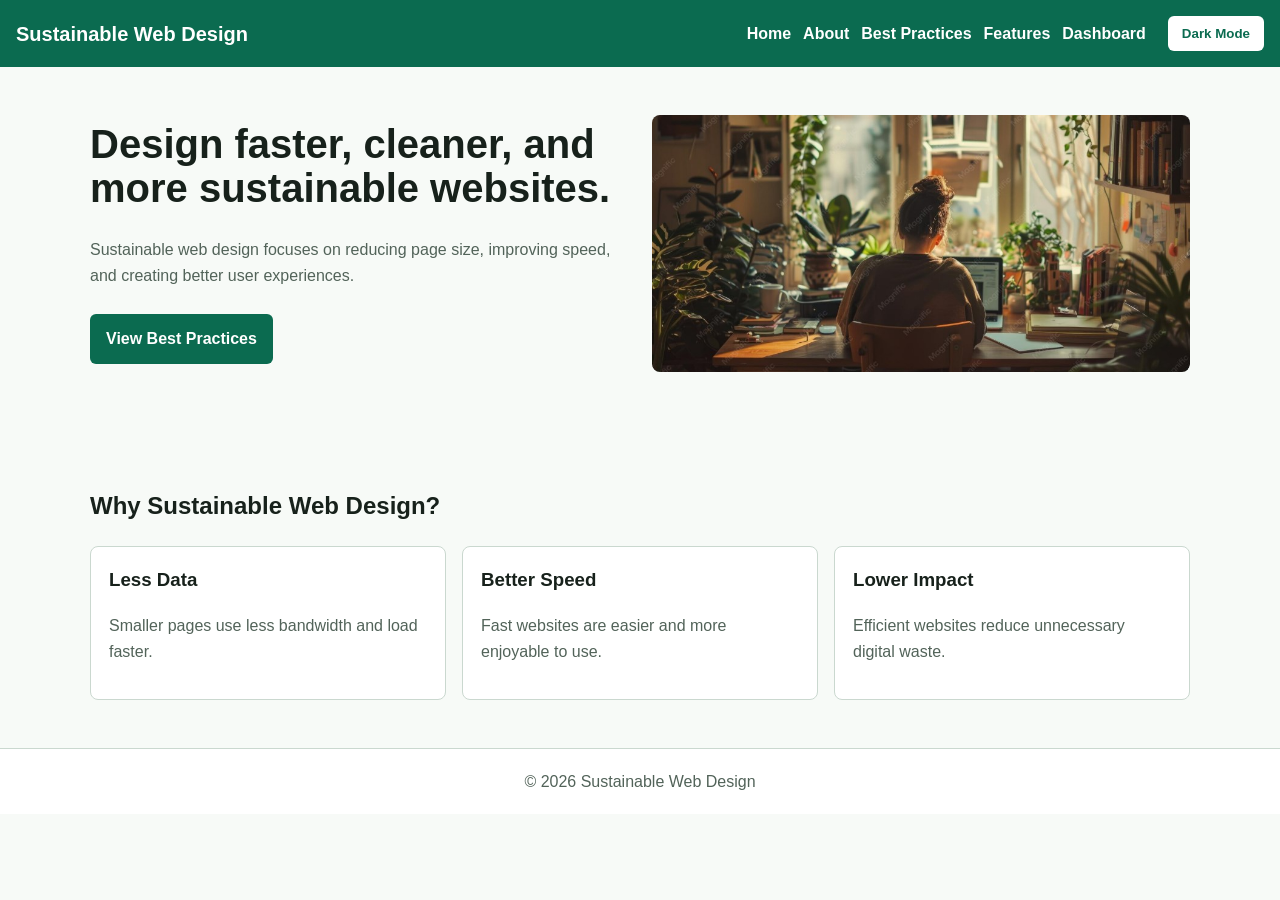
<file: index.html>
<!DOCTYPE html>
<html>
<head>
  <meta charset="UTF-8">
  <meta name="viewport" content="width=device-width, initial-scale=1.0">
  <title>Sustainable Web Design</title>
  <link rel="preload" href="css/styles.css" as="style">
  <link rel="stylesheet" href="css/styles.css">
  <script src="js/script.js" defer></script>
</head>
<body>

  <div class="header">
    <div class="logo">Sustainable Web Design</div>

    <div class="nav">
      <a href="index.html">Home</a>
      <a href="about.html">About</a>
      <a href="practices.html">Best Practices</a>
      <a href="features.html">Features</a>
      <a href="dashboard.html">Dashboard</a>
     
    </div>

    <button id="themeBtn">Dark Mode</button>
  </div>

  <div class="hero">
    <div class="hero-text">
      <h1>Design faster, cleaner, and more sustainable websites.</h1>
      <p>
        Sustainable web design focuses on reducing page size, improving speed,
        and creating better user experiences.
      </p>
      <a class="btn" href="practices.html">View Best Practices</a>
    </div>

    <picture>
     
      <img src="images/greenwebsite.jpg" alt="Placeholder hero image" loading="lazy">
    </picture>
  </div>

  <div class="container">
    <h2>Why Sustainable Web Design?</h2>

    <div class="cards">
      <div class="card">
        <h3>Less Data</h3>
        <p>Smaller pages use less bandwidth and load faster.</p>
      </div>

      <div class="card">
        <h3>Better Speed</h3>
        <p>Fast websites are easier and more enjoyable to use.</p>
      </div>

      <div class="card">
        <h3>Lower Impact</h3>
        <p>Efficient websites reduce unnecessary digital waste.</p>
      </div>
    </div>
  </div>

  <div class="footer">
    <p>&copy; 2026 Sustainable Web Design</p>
  </div>

</body>
</html>
</file>
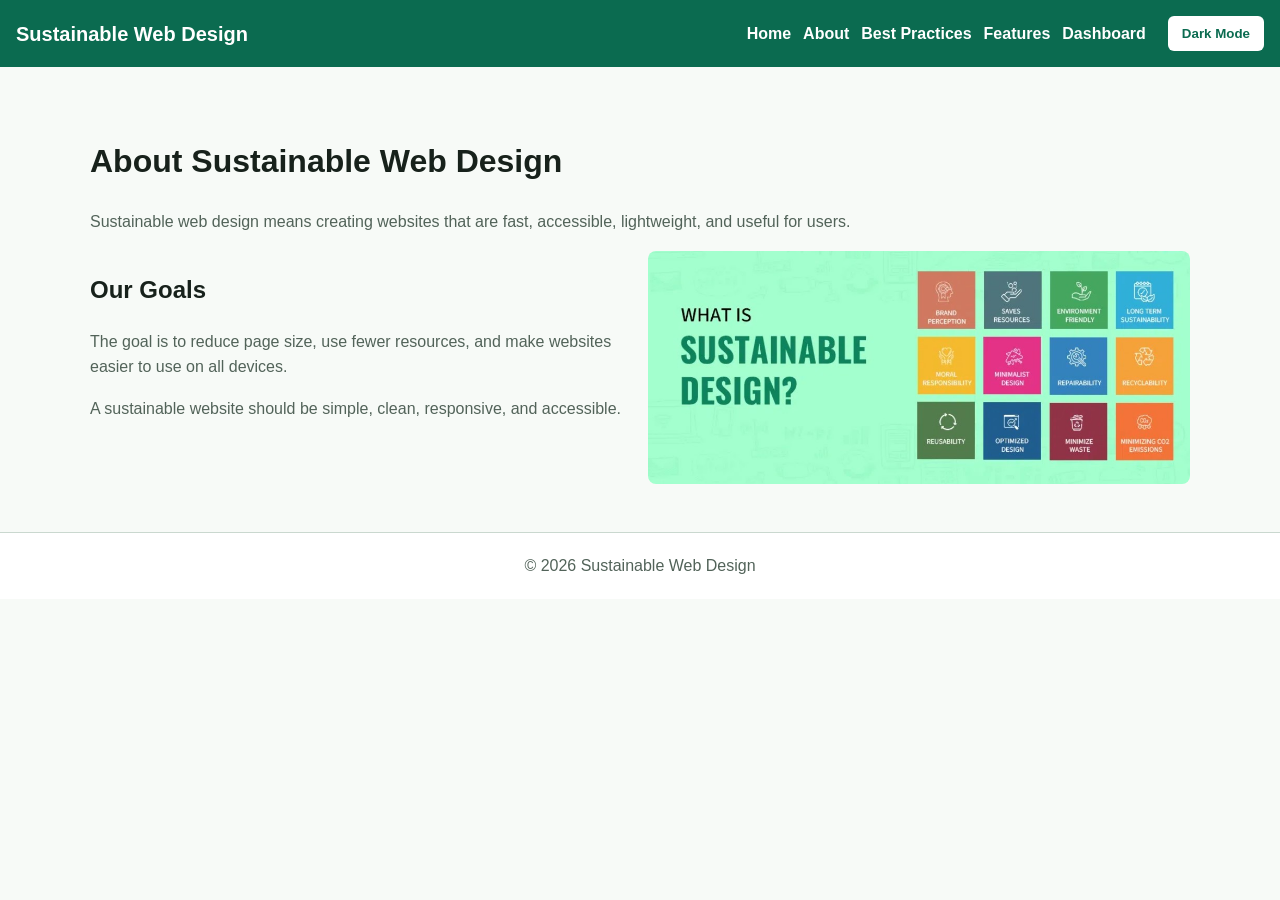
<file: about.html>
<!DOCTYPE html>
<html>
<head>
  <meta charset="UTF-8">
  <meta name="viewport" content="width=device-width, initial-scale=1.0">
  <title>About | Sustainable Web Design</title>
  <link rel="preload" href="css/styles.css" as="style">
  <link rel="stylesheet" href="css/styles.css">
  <script src="js/script.js" defer></script>
</head>
<body>

  <div class="header">
    <div class="logo">Sustainable Web Design</div>

    <div class="nav">
      <a href="index.html">Home</a>
      <a href="about.html">About</a>
      <a href="practices.html">Best Practices</a>
      <a href="features.html">Features</a>
      <a href="dashboard.html">Dashboard</a>
     
    </div>

    <button id="themeBtn">Dark Mode</button>
  </div>

  <div class="container">
    <h1>About Sustainable Web Design</h1>
    <p>
      Sustainable web design means creating websites that are fast, accessible,
      lightweight, and useful for users.
    </p>

    <div class="two-column">
      <div>
        <h2>Our Goals</h2>
        <p>
          The goal is to reduce page size, use fewer resources, and make websites
          easier to use on all devices.
        </p>
        <p>
          A sustainable website should be simple, clean, responsive, and accessible.
        </p>
      </div>

      <div>
        <img src="images/sustainable-design.jpg" alt="Placeholder about image" loading="lazy">
      </div>
    </div>
  </div>

  <div class="footer">
    <p>&copy; 2026 Sustainable Web Design</p>
  </div>

</body>
</html>
</file>
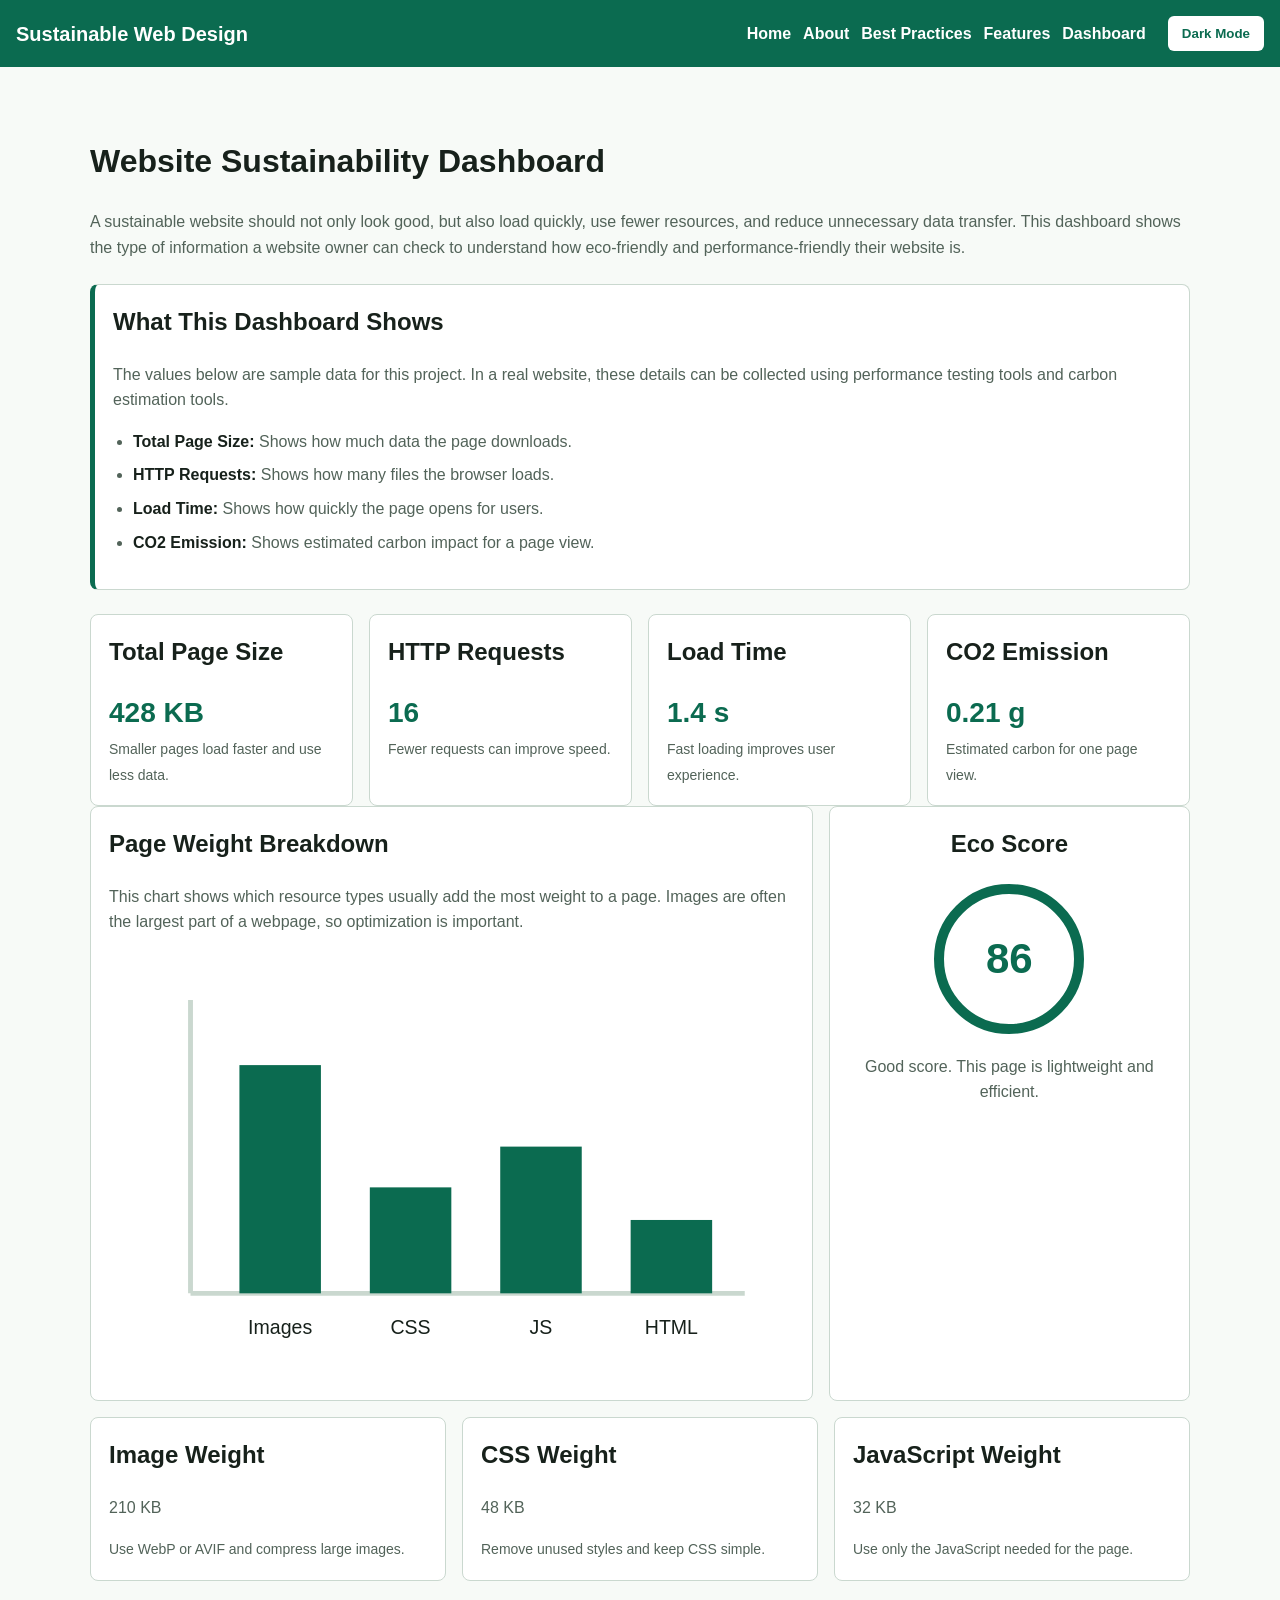
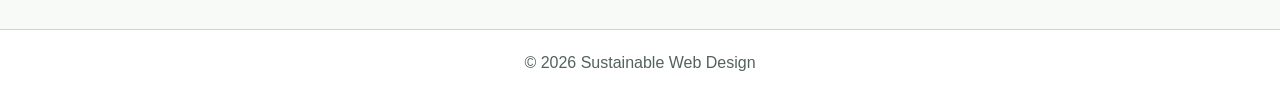
<file: dashboard.html>
<!DOCTYPE html>
<html>
<head>
  <meta charset="UTF-8">
  <meta name="viewport" content="width=device-width, initial-scale=1.0">
  <title>Dashboard | Sustainable Web Design</title>
  <link rel="preload" href="css/styles.css" as="style">
  <link rel="stylesheet" href="css/styles.css">
  <script src="js/script.js" defer></script>
  <script src="js/dashboard.js" defer></script>
</head>
<body>

  <div class="header">
    <div class="logo">Sustainable Web Design</div>

    <div class="nav">
      <a href="index.html">Home</a>
      <a href="about.html">About</a>
      <a href="practices.html">Best Practices</a>
      <a href="features.html">Features</a>
      <a href="dashboard.html">Dashboard</a>
      
    </div>

    <button id="themeBtn">Dark Mode</button>
  </div>

  <div class="container">
    <h1>Website Sustainability Dashboard</h1>

    <p>
      A sustainable website should not only look good, but also load quickly,
      use fewer resources, and reduce unnecessary data transfer. This dashboard
      shows the type of information a website owner can check to understand how
      eco-friendly and performance-friendly their website is.
    </p>

    <div class="info-box">
      <h2>What This Dashboard Shows</h2>
      <p>
        The values below are sample data for this project. In a real website,
        these details can be collected using performance testing tools and carbon
        estimation tools.
      </p>

      <ul>
        <li><strong>Total Page Size:</strong> Shows how much data the page downloads.</li>
        <li><strong>HTTP Requests:</strong> Shows how many files the browser loads.</li>
        <li><strong>Load Time:</strong> Shows how quickly the page opens for users.</li>
        <li><strong>CO2 Emission:</strong> Shows estimated carbon impact for a page view.</li>
      </ul>
    </div>

    <div class="metrics">
      <div class="metric-card">
        <h2>Total Page Size</h2>
        <p id="totalSize">--</p>
        <span>Smaller pages load faster and use less data.</span>
      </div>

      <div class="metric-card">
        <h2>HTTP Requests</h2>
        <p id="requests">--</p>
        <span>Fewer requests can improve speed.</span>
      </div>

      <div class="metric-card">
        <h2>Load Time</h2>
        <p id="loadTime">--</p>
        <span>Fast loading improves user experience.</span>
      </div>

      <div class="metric-card">
        <h2>CO2 Emission</h2>
        <p id="co2">--</p>
        <span>Estimated carbon for one page view.</span>
      </div>
    </div>

    <div class="dashboard-layout">
      <div class="chart-box">
        <h2>Page Weight Breakdown</h2>
        <p>
          This chart shows which resource types usually add the most weight to a page.
          Images are often the largest part of a webpage, so optimization is important.
        </p>

        <svg class="chart" viewBox="0 0 420 260">
          <line x1="50" y1="30" x2="50" y2="210"></line>
          <line x1="50" y1="210" x2="390" y2="210"></line>

          <rect id="imageBar" x="80" y="70" width="50" height="140"></rect>
          <rect id="cssBar" x="160" y="145" width="50" height="65"></rect>
          <rect id="jsBar" x="240" y="120" width="50" height="90"></rect>
          <rect id="htmlBar" x="320" y="165" width="50" height="45"></rect>

          <text x="105" y="235">Images</text>
          <text x="185" y="235">CSS</text>
          <text x="265" y="235">JS</text>
          <text x="345" y="235">HTML</text>
        </svg>
      </div>

      <div class="card score-card">
        <h2>Eco Score</h2>
        <div class="score-circle">
          <span id="ecoScore">--</span>
        </div>
        <p id="scoreMessage">Loading score...</p>
      </div>
    </div>

    <div class="cards">
      <div class="card">
        <h2>Image Weight</h2>
        <p id="imageWeight">--</p>
        <span>Use WebP or AVIF and compress large images.</span>
      </div>

      <div class="card">
        <h2>CSS Weight</h2>
        <p id="cssWeight">--</p>
        <span>Remove unused styles and keep CSS simple.</span>
      </div>

      <div class="card">
        <h2>JavaScript Weight</h2>
        <p id="jsWeight">--</p>
        <span>Use only the JavaScript needed for the page.</span>
      </div>
    </div>
  </div>

  <div class="footer">
    <p>&copy; 2026 Sustainable Web Design</p>
  </div>

</body>
</html>
</file>
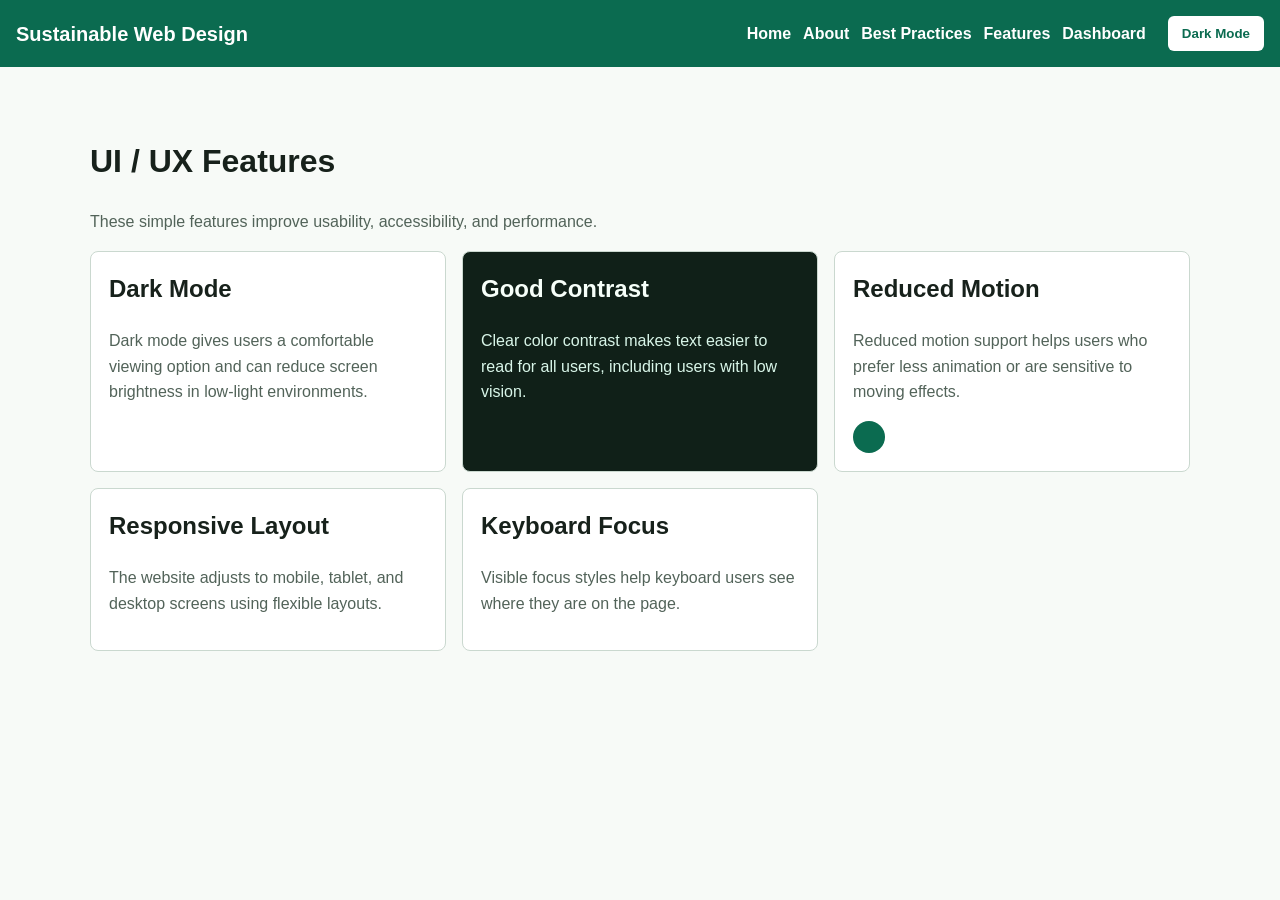
<file: features.html>
<!DOCTYPE html>
<html>
<head>
  <meta charset="UTF-8">
  <meta name="viewport" content="width=device-width, initial-scale=1.0">
  <title>Features | Sustainable Web Design</title>
  <link rel="preload" href="css/styles.css" as="style">
  <link rel="stylesheet" href="css/styles.css">
  <script src="js/script.js" defer></script>
</head>
<body>

  <div class="header">
    <div class="logo">Sustainable Web Design</div>

    <div class="nav">
      <a href="index.html">Home</a>
      <a href="about.html">About</a>
      <a href="practices.html">Best Practices</a>
      <a href="features.html">Features</a>
      <a href="dashboard.html">Dashboard</a>
     
    </div>

    <button id="themeBtn">Dark Mode</button>
  </div>

  <div class="container">
    <h1>UI / UX Features</h1>
    <p>These simple features improve usability, accessibility, and performance.</p>

    <div class="cards">
      <div class="card">
        <h2>Dark Mode</h2>
        <p>
          Dark mode gives users a comfortable viewing option and can reduce screen
          brightness in low-light environments.
        </p>
      </div>

      <div class="card dark-card">
        <h2>Good Contrast</h2>
        <p>
          Clear color contrast makes text easier to read for all users,
          including users with low vision.
        </p>
      </div>

      <div class="card">
        <h2>Reduced Motion</h2>
        <p>
          Reduced motion support helps users who prefer less animation or are
          sensitive to moving effects.
        </p>
        <div class="motion-dot"></div>
      </div>

      <div class="card">
        <h2>Responsive Layout</h2>
        <p>
          The website adjusts to mobile, tablet, and desktop screens using
          flexible layouts.
        </p>
      </div>

      <div class="card">
        <h2>Keyboard Focus</h2>
        <p>
          Visible focus styles help keyboard users see where they are on the page.
        </p>
      </div>
</file>
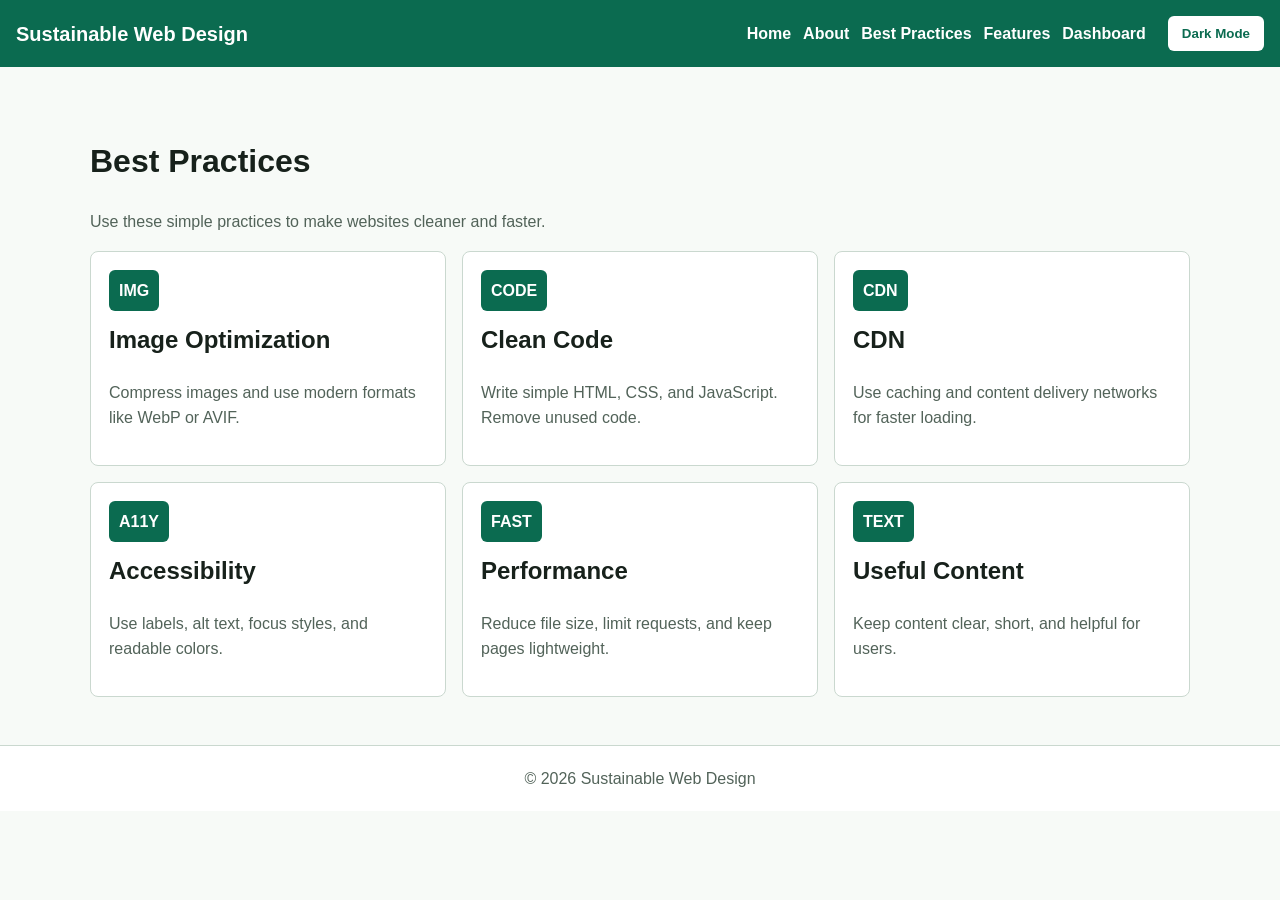
<file: practices.html>
<!DOCTYPE html>
<html>
<head>
  <meta charset="UTF-8">
  <meta name="viewport" content="width=device-width, initial-scale=1.0">
  <title>Best Practices | Sustainable Web Design</title>
  <link rel="preload" href="css/styles.css" as="style">
  <link rel="stylesheet" href="css/styles.css">
  <script src="js/script.js" defer></script>
</head>
<body>

  <div class="header">
    <div class="logo">Sustainable Web Design</div>

    <div class="nav">
      <a href="index.html">Home</a>
      <a href="about.html">About</a>
      <a href="practices.html">Best Practices</a>
      <a href="features.html">Features</a>
      <a href="dashboard.html">Dashboard</a>
    
    </div>

    <button id="themeBtn">Dark Mode</button>
  </div>

  <div class="container">
    <h1>Best Practices</h1>
    <p>Use these simple practices to make websites cleaner and faster.</p>

    <div class="cards">
      <div class="card">
        <div class="icon">IMG</div>
        <h2>Image Optimization</h2>
        <p>Compress images and use modern formats like WebP or AVIF.</p>
      </div>

      <div class="card">
        <div class="icon">CODE</div>
        <h2>Clean Code</h2>
        <p>Write simple HTML, CSS, and JavaScript. Remove unused code.</p>
      </div>

      <div class="card">
        <div class="icon">CDN</div>
        <h2>CDN</h2>
        <p>Use caching and content delivery networks for faster loading.</p>
      </div>

      <div class="card">
        <div class="icon">A11Y</div>
        <h2>Accessibility</h2>
        <p>Use labels, alt text, focus styles, and readable colors.</p>
      </div>

      <div class="card">
        <div class="icon">FAST</div>
        <h2>Performance</h2>
        <p>Reduce file size, limit requests, and keep pages lightweight.</p>
      </div>

      <div class="card">
        <div class="icon">TEXT</div>
        <h2>Useful Content</h2>
        <p>Keep content clear, short, and helpful for users.</p>
      </div>
    </div>
  </div>

  <div class="footer">
    <p>&copy; 2026 Sustainable Web Design</p>
  </div>

</body>
</html>
</file>
<file: css/styles.css>
:root {
  --bg: #f7faf7;
  --text: #17211b;
  --muted: #526359;
  --card: #ffffff;
  --accent: #0b6b50;
  --accent-dark: #074936;
  --border: #cad8cf;
  --focus: #b86b00;
}

html[data-theme="dark"] {
  --bg: #101714;
  --text: #eef7f0;
  --muted: #b7c8be;
  --card: #18221e;
  --accent: #79d8b2;
  --accent-dark: #a6e9cf;
  --border: #365045;
  --focus: #ffd166;
}

* {
  box-sizing: border-box;
}

body {
  margin: 0;
  background: var(--bg);
  color: var(--text);
  font-family: Arial, Helvetica, sans-serif;
  line-height: 1.6;
}

img {
  max-width: 100%;
  display: block;
  border-radius: 8px;
}

a {
  color: var(--accent);
}

button,
.btn {
  background: var(--accent);
  color: #ffffff;
  border: none;
  padding: 12px 16px;
  border-radius: 6px;
  cursor: pointer;
  text-decoration: none;
  display: inline-block;
  font-weight: bold;
}

html[data-theme="dark"] button,
html[data-theme="dark"] .btn {
  color: #102018;
}

button:hover,
.btn:hover {
  opacity: 0.9;
}

button:focus,
a:focus,
input:focus,
select:focus,
textarea:focus {
  outline: 3px solid var(--focus);
  outline-offset: 2px;
}

/* Header and Navbar */
.header {
  background: #0b6b50;
  padding: 16px;
  display: flex;
  flex-direction: column;
  gap: 14px;
}

.logo {
  font-size: 20px;
  font-weight: bold;
  color: #ffffff;
}

.nav {
  display: flex;
  flex-wrap: wrap;
  gap: 12px;
}

.nav a {
  color: #ffffff;
  text-decoration: none;
  font-weight: bold;
}

.nav a:hover {
  text-decoration: none;
}

#themeBtn {
  background: #ffffff;
  color: #0b6b50;
  border: none;
  padding: 10px 14px;
  border-radius: 6px;
  cursor: pointer;
  font-weight: bold;
}

#themeBtn:hover {
  background: #edf7f1;
  opacity: 1;
}

/* Main Layout */
.hero,
.container {
  width: 90%;
  max-width: 1100px;
  margin: auto;
  padding: 48px 0;
}

.hero {
  display: grid;
  gap: 24px;
  align-items: center;
}

.hero h1 {
  font-size: 40px;
  line-height: 1.1;
  margin-top: 0;
}

.hero p,
.container p {
  color: var(--muted);
}

.hero .btn {
  margin-top: 10px;
}

/* Cards and Grids */
.cards,
.metrics,
.two-column {
  display: grid;
  gap: 16px;
}

.card,
.metric-card,
.form-box,
.chart-box {
  background: var(--card);
  border: 1px solid var(--border);
  border-radius: 8px;
  padding: 18px;
}

.card h2,
.card h3,
.metric-card h2,
.form-box h2,
.chart-box h2 {
  margin-top: 0;
}

.icon {
  background: var(--accent);
  color: #ffffff;
  width: fit-content;
  padding: 8px 10px;
  border-radius: 6px;
  font-weight: bold;
  margin-bottom: 10px;
}

html[data-theme="dark"] .icon {
  color: #102018;
}

.dark-card {
  background: #102018;
  color: #f6fff9;
}

.dark-card p {
  color: #d9f6e9;
}

/* Dashboard Explanation Box */
.info-box {
  background: var(--card);
  border-left: 5px solid var(--accent);
  border-radius: 8px;
  padding: 18px;
  margin: 24px 0;
  border-top: 1px solid var(--border);
  border-right: 1px solid var(--border);
  border-bottom: 1px solid var(--border);
}

.info-box h2 {
  margin-top: 0;
}

.info-box ul {
  padding-left: 20px;
}

.info-box li {
  margin-bottom: 8px;
  color: var(--muted);
}

.info-box strong {
  color: var(--text);
}

/* Dashboard Extra Layout */
.metric-card span,
.card span {
  color: var(--muted);
  font-size: 14px;
}

.dashboard-layout {
  display: grid;
  gap: 16px;
  margin-bottom: 16px;
}

.score-card {
  text-align: center;
}

.score-circle {
  width: 150px;
  height: 150px;
  border: 10px solid var(--accent);
  border-radius: 50%;
  display: flex;
  align-items: center;
  justify-content: center;
  margin: 20px auto;
}

.score-circle span {
  color: var(--accent);
  font-size: 42px;
  font-weight: bold;
}

/* Reduced Motion Demo */
.motion-dot {
  width: 32px;
  height: 32px;
  background: var(--accent);
  border-radius: 50%;
  animation: pulse 1.5s infinite;
  margin-top: 12px;
}

@keyframes pulse {
  50% {
    transform: scale(1.25);
  }
}

@media (prefers-reduced-motion: reduce) {
  * {
    animation: none !important;
    transition: none !important;
    scroll-behavior: auto !important;
  }
}

/* Forms */
form {
  display: grid;
  gap: 10px;
}

label {
  font-weight: bold;
}

input,
select,
textarea {
  width: 100%;
  padding: 12px;
  border: 1px solid var(--border);
  border-radius: 6px;
  background: var(--bg);
  color: var(--text);
  font: inherit;
}

textarea {
  resize: vertical;
}

/* Dashboard */
.metric-card p {
  color: var(--accent);
  font-size: 28px;
  font-weight: bold;
  margin: 0;
}

.chart {
  width: 100%;
  background: var(--card);
  border-radius: 8px;
}

.chart line {
  stroke: var(--border);
  stroke-width: 3;
}

.chart rect {
  fill: var(--accent);
}

.chart text {
  fill: var(--text);
  font-size: 12px;
  text-anchor: middle;
}

/* 404 Page */
.center-box {
  text-align: center;
  min-height: 60vh;
}

/* Footer */
.footer {
  background: var(--card);
  border-top: 1px solid var(--border);
  text-align: center;
  padding: 20px;
}

.footer p {
  margin: 0;
  color: var(--muted);
}

/* Tablet Layout */
@media (min-width: 600px) {
  .cards,
  .metrics {
    grid-template-columns: repeat(2, 1fr);
  }
}

/* Desktop Layout */
@media (min-width: 900px) {
  .header {
    flex-direction: row;
    align-items: center;
  }

  .nav {
    margin-left: auto;
  }

  .hero,
  .two-column {
    grid-template-columns: repeat(2, 1fr);
  }

  .cards {
    grid-template-columns: repeat(3, 1fr);
  }

  .metrics {
    grid-template-columns: repeat(4, 1fr);
  }

  .dashboard-layout {
    grid-template-columns: 2fr 1fr;
  }

  #themeBtn {
    margin-left: 8px;
  }
}
</file>
